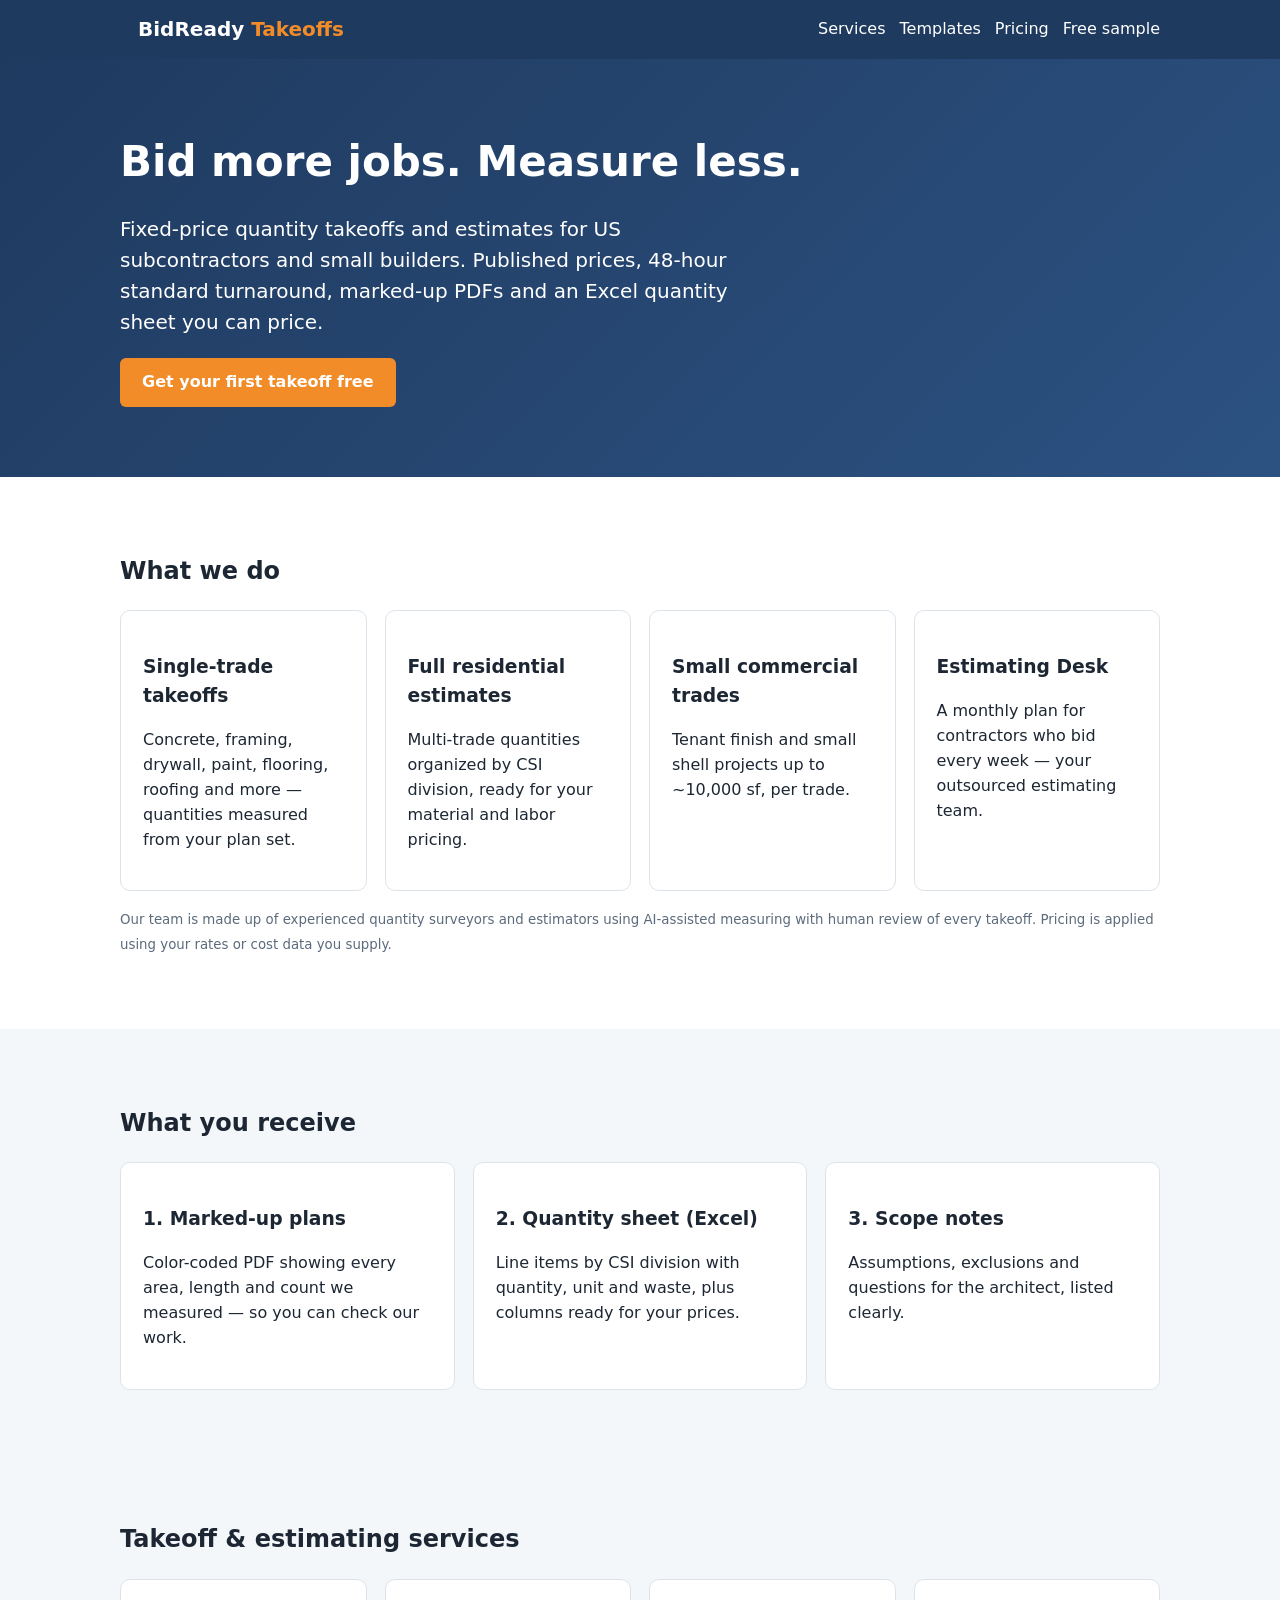
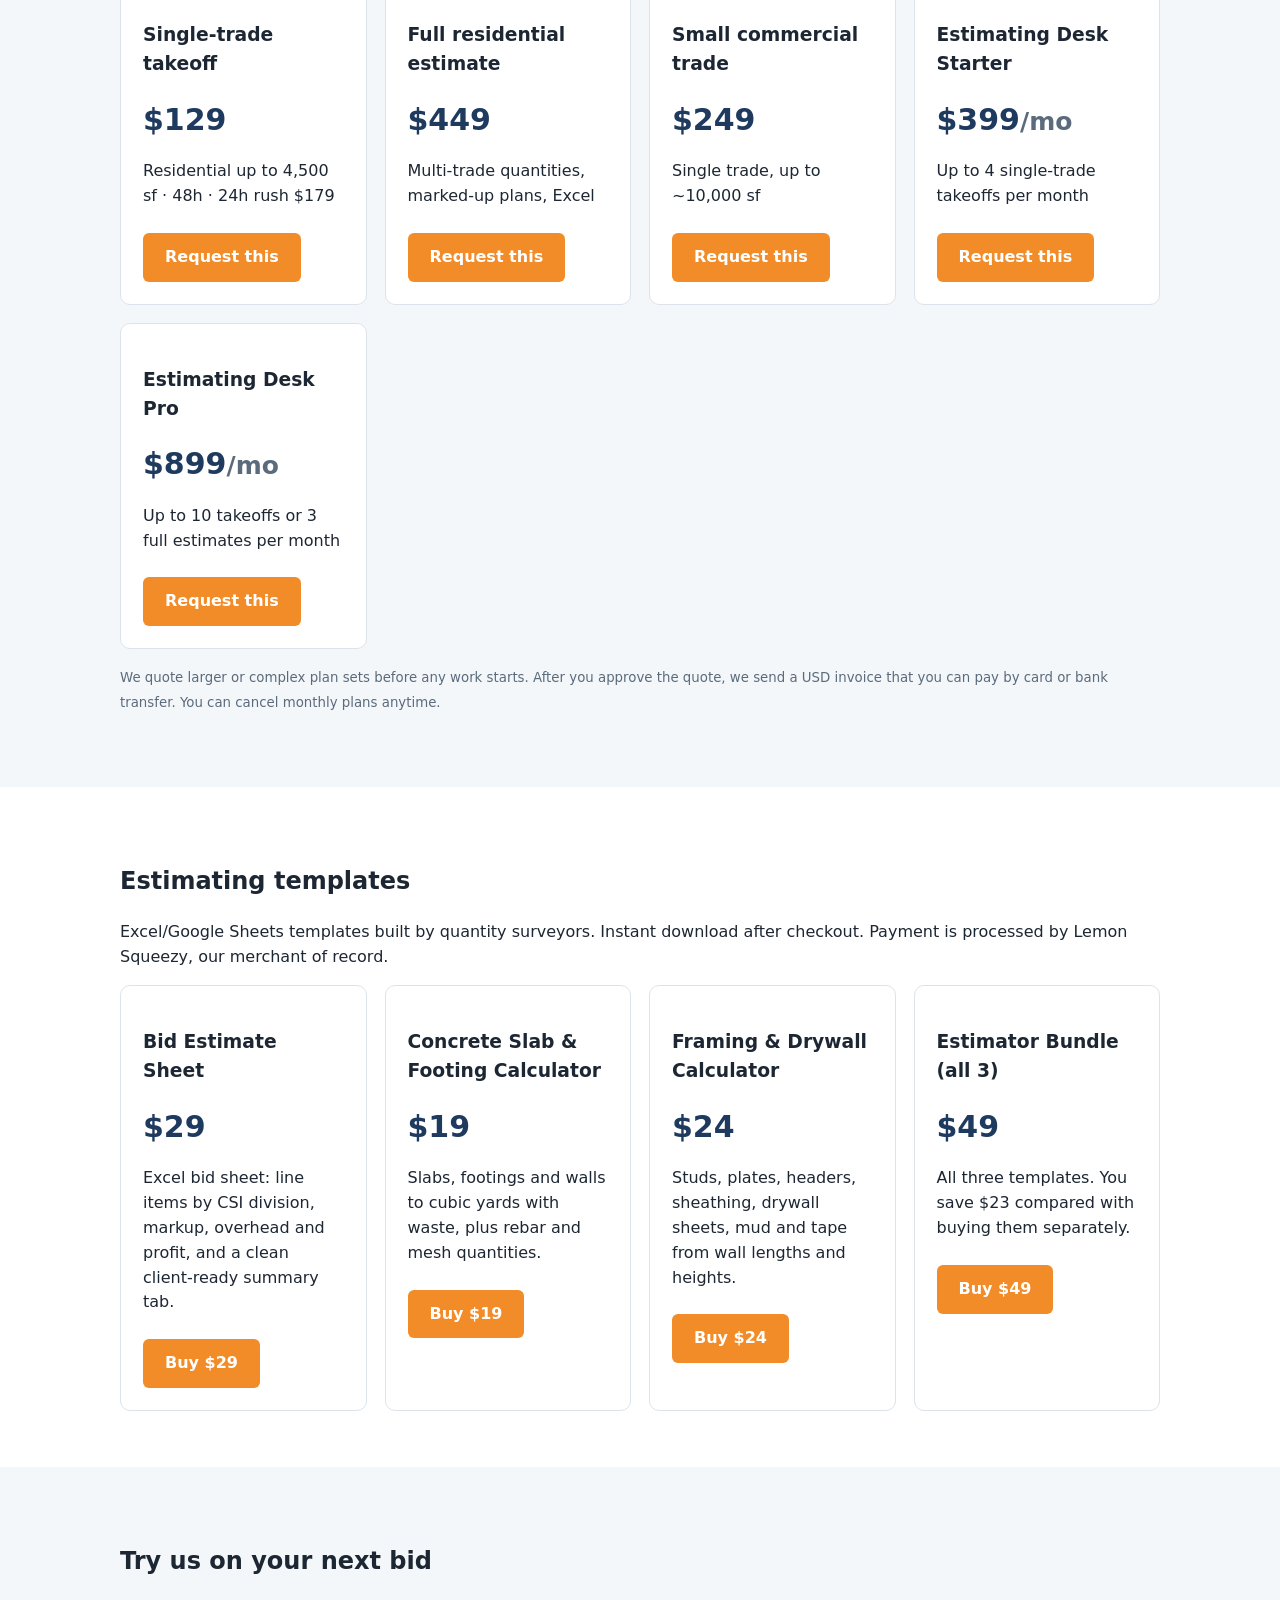
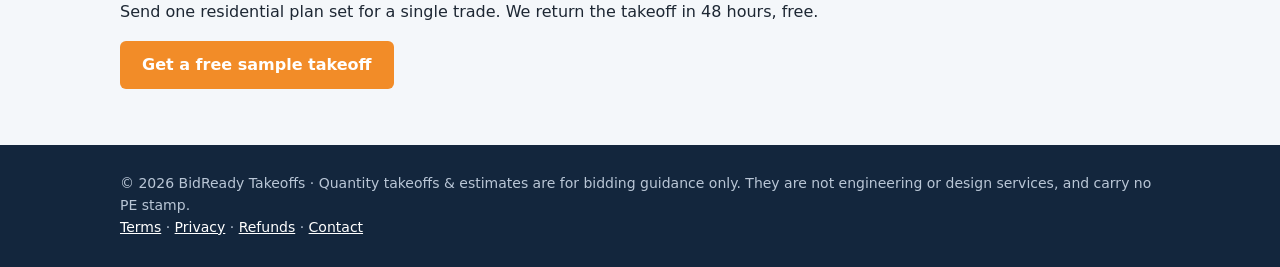
<file: index.html>
<!doctype html><html lang="en"><head><meta charset="utf-8"><meta name="viewport" content="width=device-width,initial-scale=1">
<title>BidReady Takeoffs: fixed-price construction takeoffs for US contractors</title><meta name="description" content="Fixed-price quantity takeoffs and estimates for US subcontractors and builders. 48-hour turnaround, marked-up plans, Excel deliverables. Plus estimating templates."><link rel="canonical" href="https://bidreadytakeoffs.com/">
<meta property="og:title" content="BidReady Takeoffs: fixed-price construction takeoffs for US contractors"><meta property="og:description" content="Fixed-price quantity takeoffs and estimates for US subcontractors and builders. 48-hour turnaround, marked-up plans, Excel deliverables. Plus estimating templates."><meta property="og:url" content="https://bidreadytakeoffs.com/index.html"><meta property="og:type" content="website">
<link rel="icon" href="/favicon.svg" type="image/svg+xml"><link rel="stylesheet" href="/style.css"></head><body>
<header><div class="wrap"><a class="logo" href="/">BidReady <span>Takeoffs</span></a><nav><a href="/services.html">Services</a><a href="/templates.html">Templates</a><a href="/pricing.html">Pricing</a><a href="/sample.html">Free sample</a></nav></div></header>
<div class="hero"><div class="wrap"><h1>Bid more jobs. Measure less.</h1><p style="font-size:20px;max-width:640px">Fixed-price quantity takeoffs and estimates for US subcontractors and small builders. Published prices, 48-hour standard turnaround, marked-up PDFs and an Excel quantity sheet you can price.</p><a class="btn" href="/sample.html">Get your first takeoff free</a></div></div>
<section id="services"><div class="wrap"><h2>What we do</h2><div class="grid">
<div class="card"><h3>Single-trade takeoffs</h3><p>Concrete, framing, drywall, paint, flooring, roofing and more — quantities measured from your plan set.</p></div>
<div class="card"><h3>Full residential estimates</h3><p>Multi-trade quantities organized by CSI division, ready for your material and labor pricing.</p></div>
<div class="card"><h3>Small commercial trades</h3><p>Tenant finish and small shell projects up to ~10,000 sf, per trade.</p></div>
<div class="card"><h3>Estimating Desk</h3><p>A monthly plan for contractors who bid every week — your outsourced estimating team.</p></div></div>
<p><small>Our team is made up of experienced quantity surveyors and estimators using AI-assisted measuring with human review of every takeoff. Pricing is applied using your rates or cost data you supply.</small></p></div></section>
<section id="deliverable" class="alt"><div class="wrap"><h2>What you receive</h2><div class="grid">
<div class="card"><h3>1. Marked-up plans</h3><p>Color-coded PDF showing every area, length and count we measured — so you can check our work.</p></div>
<div class="card"><h3>2. Quantity sheet (Excel)</h3><p>Line items by CSI division with quantity, unit and waste, plus columns ready for your prices.</p></div>
<div class="card"><h3>3. Scope notes</h3><p>Assumptions, exclusions and questions for the architect, listed clearly.</p></div></div>
</div></section><section id="pricing" class="alt"><div class="wrap"><h2>Takeoff &amp; estimating services</h2><div class="grid"><div class="card"><h3>Single-trade takeoff</h3><div class="p">$129</div><p>Residential up to 4,500 sf · 48h · 24h rush $179</p><a class="btn" href="/sample.html?service=Single-trade+takeoff">Request this</a></div><div class="card"><h3>Full residential estimate</h3><div class="p">$449</div><p>Multi-trade quantities, marked-up plans, Excel</p><a class="btn" href="/sample.html?service=Full+residential+estimate">Request this</a></div><div class="card"><h3>Small commercial trade</h3><div class="p">$249</div><p>Single trade, up to ~10,000 sf</p><a class="btn" href="/sample.html?service=Small+commercial+trade">Request this</a></div><div class="card"><h3>Estimating Desk Starter</h3><div class="p">$399<small>/mo</small></div><p>Up to 4 single-trade takeoffs per month</p><a class="btn" href="/sample.html?service=Estimating+Desk+Starter">Request this</a></div><div class="card"><h3>Estimating Desk Pro</h3><div class="p">$899<small>/mo</small></div><p>Up to 10 takeoffs or 3 full estimates per month</p><a class="btn" href="/sample.html?service=Estimating+Desk+Pro">Request this</a></div></div><p><small>We quote larger or complex plan sets before any work starts. After you approve the quote, we send a USD invoice that you can pay by card or bank transfer. You can cancel monthly plans anytime.</small></p></div></section><section id="templates"><div class="wrap"><h2>Estimating templates</h2><p>Excel/Google Sheets templates built by quantity surveyors. Instant download after checkout. Payment is processed by Lemon Squeezy, our merchant of record.</p><div class="grid"><div class="card"><h3>Bid Estimate Sheet</h3><div class="p">$29</div><p>Excel bid sheet: line items by CSI division, markup, overhead and profit, and a clean client-ready summary tab.</p><!-- TODO: replace href with Lemon Squeezy checkout URL for "Bid Estimate Sheet" (Store > Products > Share > Checkout link) --><a class="btn lemonsqueezy-button" data-todo="LS_CHECKOUT_BID" href="#TODO-lemonsqueezy-BID">Buy $29</a></div><div class="card"><h3>Concrete Slab &amp; Footing Calculator</h3><div class="p">$19</div><p>Slabs, footings and walls to cubic yards with waste, plus rebar and mesh quantities.</p><!-- TODO: replace href with Lemon Squeezy checkout URL for "Concrete Slab &amp; Footing Calculator" (Store > Products > Share > Checkout link) --><a class="btn lemonsqueezy-button" data-todo="LS_CHECKOUT_CONCRETE" href="#TODO-lemonsqueezy-CONCRETE">Buy $19</a></div><div class="card"><h3>Framing &amp; Drywall Calculator</h3><div class="p">$24</div><p>Studs, plates, headers, sheathing, drywall sheets, mud and tape from wall lengths and heights.</p><!-- TODO: replace href with Lemon Squeezy checkout URL for "Framing &amp; Drywall Calculator" (Store > Products > Share > Checkout link) --><a class="btn lemonsqueezy-button" data-todo="LS_CHECKOUT_FRAMING" href="#TODO-lemonsqueezy-FRAMING">Buy $24</a></div><div class="card"><h3>Estimator Bundle (all 3)</h3><div class="p">$49</div><p>All three templates. You save $23 compared with buying them separately.</p><!-- TODO: replace href with Lemon Squeezy checkout URL for "Estimator Bundle (all 3)" (Store > Products > Share > Checkout link) --><a class="btn lemonsqueezy-button" data-todo="LS_CHECKOUT_BUNDLE" href="#TODO-lemonsqueezy-BUNDLE">Buy $49</a></div></div></div></section><section class="alt"><div class="wrap"><h2>Try us on your next bid</h2><p>Send one residential plan set for a single trade. We return the takeoff in 48 hours, free.</p><a class="btn" href="/sample.html">Get a free sample takeoff</a></div></section>
<footer><div class="wrap">© 2026 BidReady Takeoffs · Quantity takeoffs &amp; estimates are for bidding guidance only. They are not engineering or design services, and carry no PE stamp.<br>
<a href="/terms.html">Terms</a> · <a href="/privacy.html">Privacy</a> · <a href="/refunds.html">Refunds</a> · <a href="/sample.html">Contact</a></div></footer></body></html>
</file>
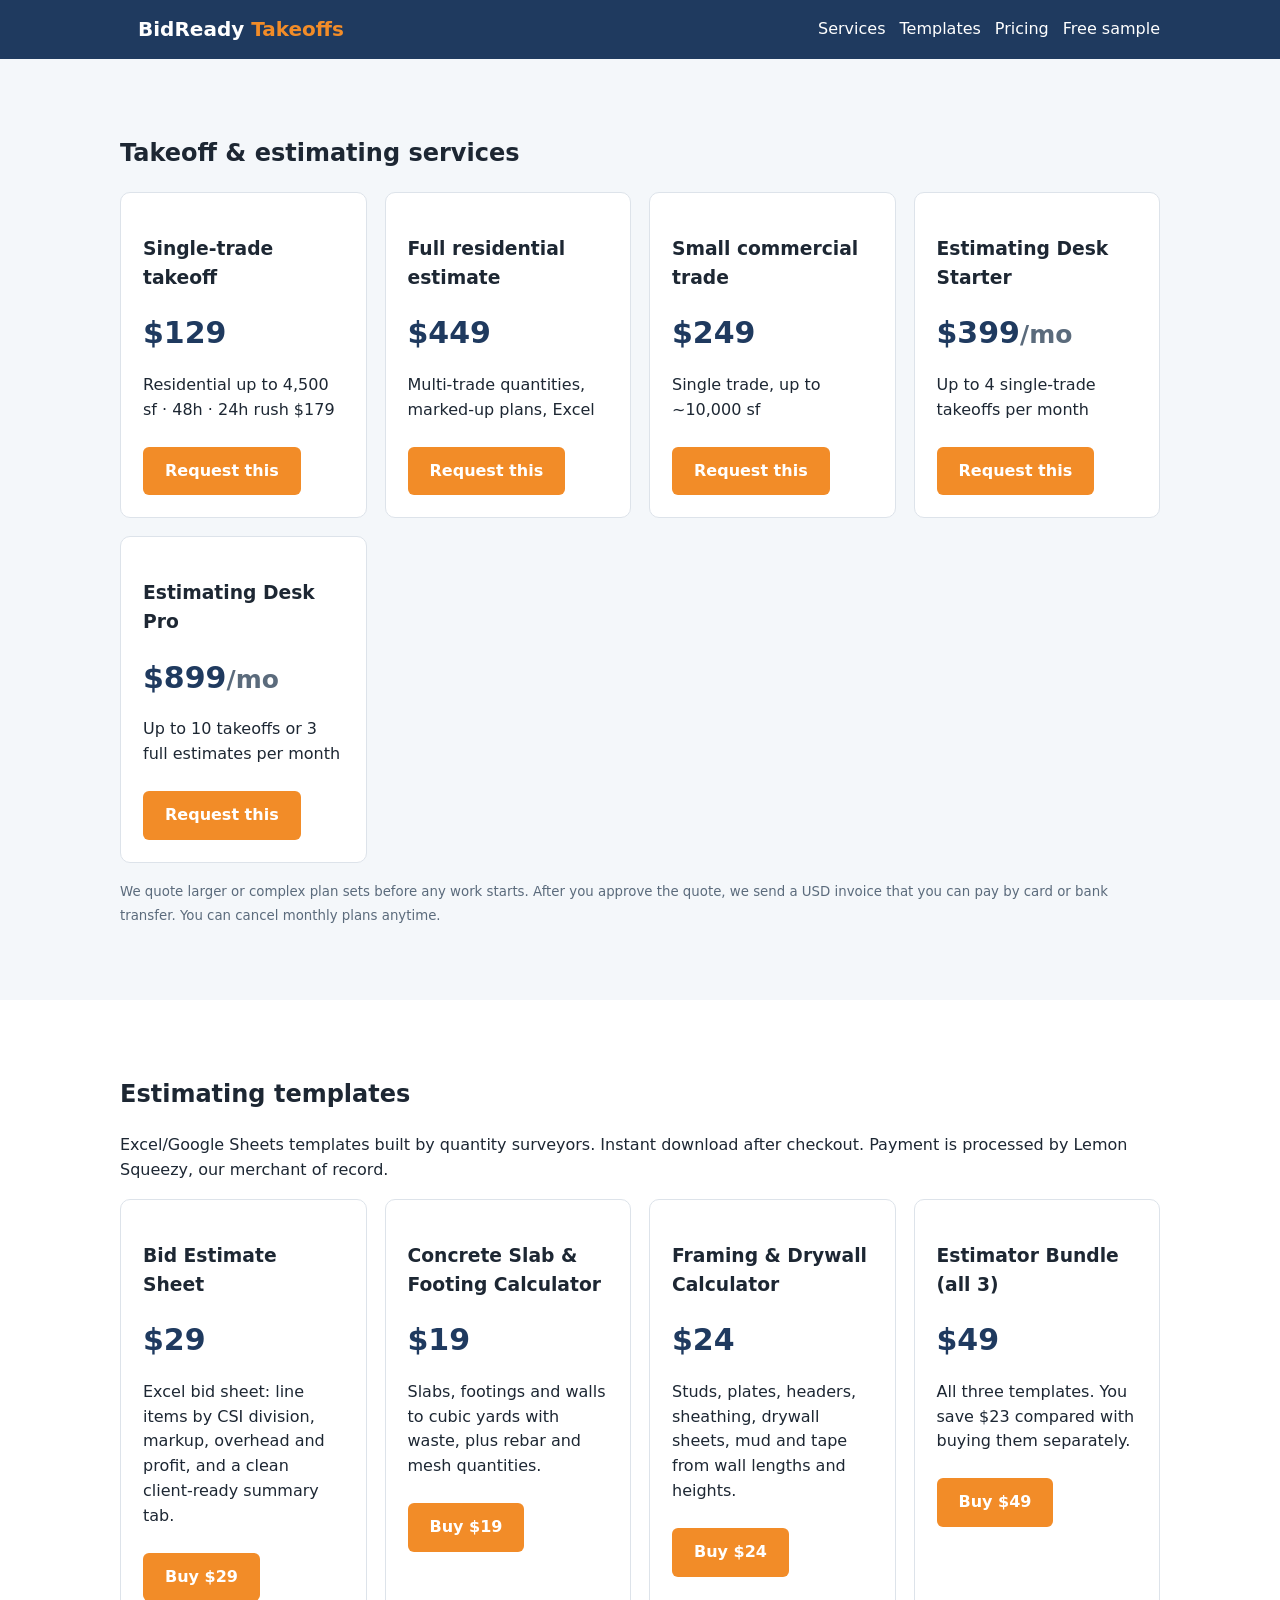
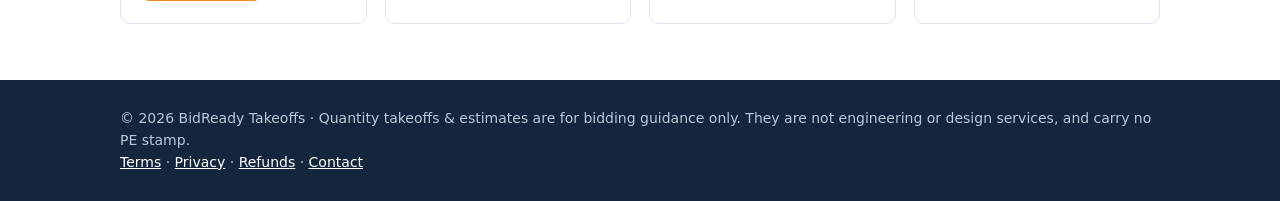
<file: pricing.html>
<!doctype html><html lang="en"><head><meta charset="utf-8"><meta name="viewport" content="width=device-width,initial-scale=1">
<title>Pricing | BidReady Takeoffs</title><meta name="description" content="Published, fixed prices for takeoffs, estimates and estimating templates."><link rel="canonical" href="https://bidreadytakeoffs.com/pricing.html">
<meta property="og:title" content="Pricing | BidReady Takeoffs"><meta property="og:description" content="Published, fixed prices for takeoffs, estimates and estimating templates."><meta property="og:url" content="https://bidreadytakeoffs.com/pricing.html"><meta property="og:type" content="website">
<link rel="icon" href="/favicon.svg" type="image/svg+xml"><link rel="stylesheet" href="/style.css"></head><body>
<header><div class="wrap"><a class="logo" href="/">BidReady <span>Takeoffs</span></a><nav><a href="/services.html">Services</a><a href="/templates.html">Templates</a><a href="/pricing.html">Pricing</a><a href="/sample.html">Free sample</a></nav></div></header>
<section id="pricing" class="alt"><div class="wrap"><h2>Takeoff &amp; estimating services</h2><div class="grid"><div class="card"><h3>Single-trade takeoff</h3><div class="p">$129</div><p>Residential up to 4,500 sf · 48h · 24h rush $179</p><a class="btn" href="/sample.html?service=Single-trade+takeoff">Request this</a></div><div class="card"><h3>Full residential estimate</h3><div class="p">$449</div><p>Multi-trade quantities, marked-up plans, Excel</p><a class="btn" href="/sample.html?service=Full+residential+estimate">Request this</a></div><div class="card"><h3>Small commercial trade</h3><div class="p">$249</div><p>Single trade, up to ~10,000 sf</p><a class="btn" href="/sample.html?service=Small+commercial+trade">Request this</a></div><div class="card"><h3>Estimating Desk Starter</h3><div class="p">$399<small>/mo</small></div><p>Up to 4 single-trade takeoffs per month</p><a class="btn" href="/sample.html?service=Estimating+Desk+Starter">Request this</a></div><div class="card"><h3>Estimating Desk Pro</h3><div class="p">$899<small>/mo</small></div><p>Up to 10 takeoffs or 3 full estimates per month</p><a class="btn" href="/sample.html?service=Estimating+Desk+Pro">Request this</a></div></div><p><small>We quote larger or complex plan sets before any work starts. After you approve the quote, we send a USD invoice that you can pay by card or bank transfer. You can cancel monthly plans anytime.</small></p></div></section><section id="templates"><div class="wrap"><h2>Estimating templates</h2><p>Excel/Google Sheets templates built by quantity surveyors. Instant download after checkout. Payment is processed by Lemon Squeezy, our merchant of record.</p><div class="grid"><div class="card"><h3>Bid Estimate Sheet</h3><div class="p">$29</div><p>Excel bid sheet: line items by CSI division, markup, overhead and profit, and a clean client-ready summary tab.</p><!-- TODO: replace href with Lemon Squeezy checkout URL for "Bid Estimate Sheet" (Store > Products > Share > Checkout link) --><a class="btn lemonsqueezy-button" data-todo="LS_CHECKOUT_BID" href="#TODO-lemonsqueezy-BID">Buy $29</a></div><div class="card"><h3>Concrete Slab &amp; Footing Calculator</h3><div class="p">$19</div><p>Slabs, footings and walls to cubic yards with waste, plus rebar and mesh quantities.</p><!-- TODO: replace href with Lemon Squeezy checkout URL for "Concrete Slab &amp; Footing Calculator" (Store > Products > Share > Checkout link) --><a class="btn lemonsqueezy-button" data-todo="LS_CHECKOUT_CONCRETE" href="#TODO-lemonsqueezy-CONCRETE">Buy $19</a></div><div class="card"><h3>Framing &amp; Drywall Calculator</h3><div class="p">$24</div><p>Studs, plates, headers, sheathing, drywall sheets, mud and tape from wall lengths and heights.</p><!-- TODO: replace href with Lemon Squeezy checkout URL for "Framing &amp; Drywall Calculator" (Store > Products > Share > Checkout link) --><a class="btn lemonsqueezy-button" data-todo="LS_CHECKOUT_FRAMING" href="#TODO-lemonsqueezy-FRAMING">Buy $24</a></div><div class="card"><h3>Estimator Bundle (all 3)</h3><div class="p">$49</div><p>All three templates. You save $23 compared with buying them separately.</p><!-- TODO: replace href with Lemon Squeezy checkout URL for "Estimator Bundle (all 3)" (Store > Products > Share > Checkout link) --><a class="btn lemonsqueezy-button" data-todo="LS_CHECKOUT_BUNDLE" href="#TODO-lemonsqueezy-BUNDLE">Buy $49</a></div></div></div></section>
<footer><div class="wrap">© 2026 BidReady Takeoffs · Quantity takeoffs &amp; estimates are for bidding guidance only. They are not engineering or design services, and carry no PE stamp.<br>
<a href="/terms.html">Terms</a> · <a href="/privacy.html">Privacy</a> · <a href="/refunds.html">Refunds</a> · <a href="/sample.html">Contact</a></div></footer></body></html>
</file>
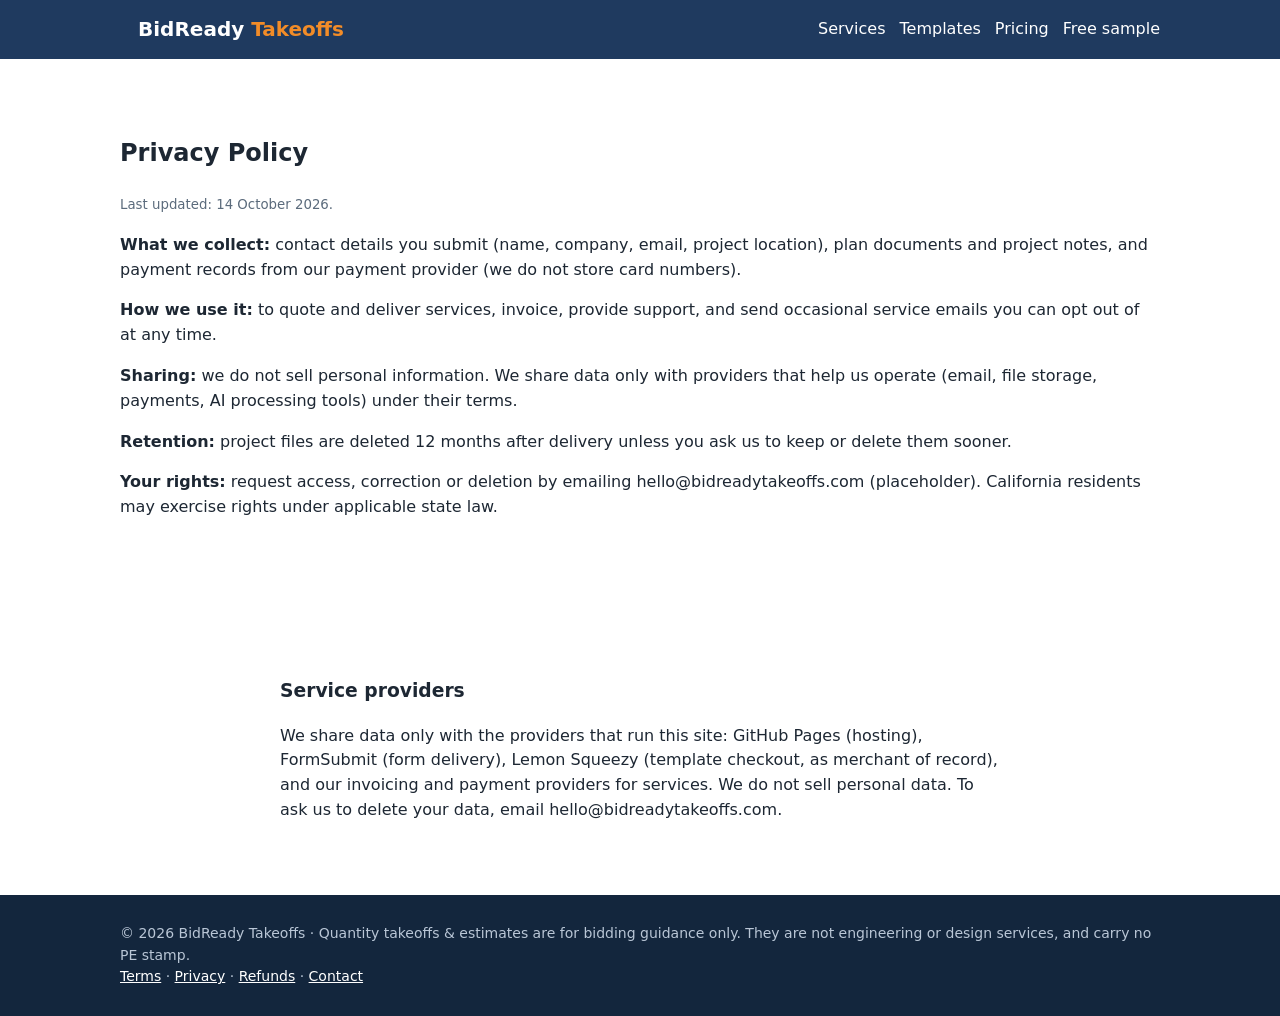
<file: privacy.html>
<!doctype html><html lang="en"><head><meta charset="utf-8"><meta name="viewport" content="width=device-width,initial-scale=1">
<title>Privacy policy | BidReady Takeoffs</title><meta name="description" content="Legal"><link rel="canonical" href="https://bidreadytakeoffs.com/privacy.html">
<meta property="og:title" content="Privacy policy | BidReady Takeoffs"><meta property="og:description" content="Legal"><meta property="og:url" content="https://bidreadytakeoffs.com/privacy.html"><meta property="og:type" content="website">
<link rel="icon" href="/favicon.svg" type="image/svg+xml"><link rel="stylesheet" href="/style.css"></head><body>
<header><div class="wrap"><a class="logo" href="/">BidReady <span>Takeoffs</span></a><nav><a href="/services.html">Services</a><a href="/templates.html">Templates</a><a href="/pricing.html">Pricing</a><a href="/sample.html">Free sample</a></nav></div></header>
<section><div class="wrap"><h1>Privacy Policy</h1><p><small>Last updated: 14 October 2026.</small></p>
<p><b>What we collect:</b> contact details you submit (name, company, email, project location), plan documents and project notes, and payment records from our payment provider (we do not store card numbers).</p>
<p><b>How we use it:</b> to quote and deliver services, invoice, provide support, and send occasional service emails you can opt out of at any time.</p>
<p><b>Sharing:</b> we do not sell personal information. We share data only with providers that help us operate (email, file storage, payments, AI processing tools) under their terms.</p>
<p><b>Retention:</b> project files are deleted 12 months after delivery unless you ask us to keep or delete them sooner.</p>
<p><b>Your rights:</b> request access, correction or deletion by emailing hello@bidreadytakeoffs.com (placeholder). California residents may exercise rights under applicable state law.</p>
</div></section><section><div class="wrap legal"><h3>Service providers</h3><p>We share data only with the providers that run this site: GitHub Pages (hosting), FormSubmit (form delivery), Lemon Squeezy (template checkout, as merchant of record), and our invoicing and payment providers for services. We do not sell personal data. To ask us to delete your data, email hello@bidreadytakeoffs.com.</p></div></section>
<footer><div class="wrap">© 2026 BidReady Takeoffs · Quantity takeoffs &amp; estimates are for bidding guidance only. They are not engineering or design services, and carry no PE stamp.<br>
<a href="/terms.html">Terms</a> · <a href="/privacy.html">Privacy</a> · <a href="/refunds.html">Refunds</a> · <a href="/sample.html">Contact</a></div></footer></body></html>
</file>
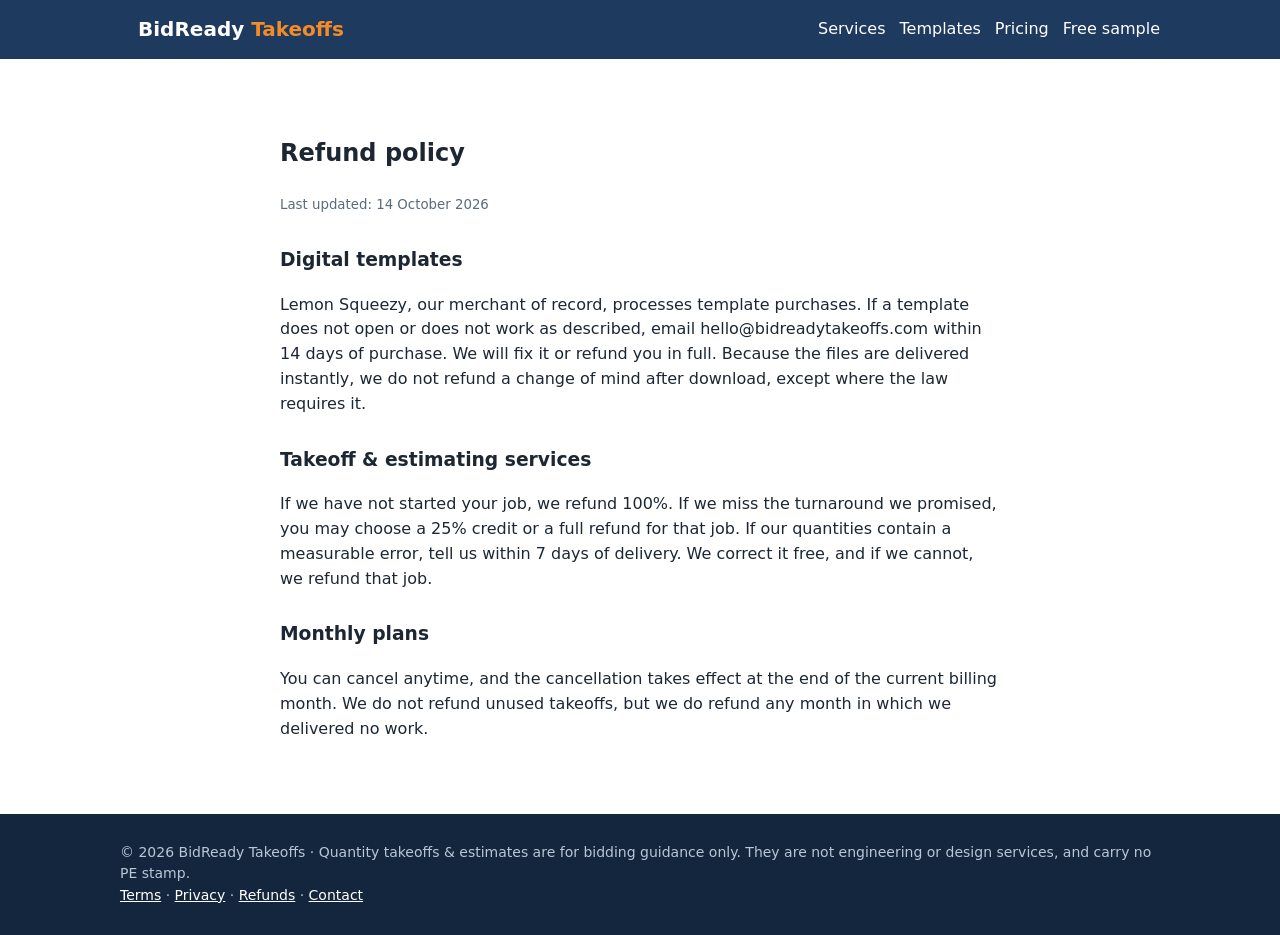
<file: refunds.html>
<!doctype html><html lang="en"><head><meta charset="utf-8"><meta name="viewport" content="width=device-width,initial-scale=1">
<title>Refund policy | BidReady Takeoffs</title><meta name="description" content="Refund policy for templates and services."><link rel="canonical" href="https://bidreadytakeoffs.com/refunds.html">
<meta property="og:title" content="Refund policy | BidReady Takeoffs"><meta property="og:description" content="Refund policy for templates and services."><meta property="og:url" content="https://bidreadytakeoffs.com/refunds.html"><meta property="og:type" content="website">
<link rel="icon" href="/favicon.svg" type="image/svg+xml"><link rel="stylesheet" href="/style.css"></head><body>
<header><div class="wrap"><a class="logo" href="/">BidReady <span>Takeoffs</span></a><nav><a href="/services.html">Services</a><a href="/templates.html">Templates</a><a href="/pricing.html">Pricing</a><a href="/sample.html">Free sample</a></nav></div></header>
<section><div class="wrap legal"><h1>Refund policy</h1><p><small>Last updated: 14 October 2026</small></p><h3>Digital templates</h3><p>Lemon Squeezy, our merchant of record, processes template purchases. If a template does not open or does not work as described, email hello@bidreadytakeoffs.com within 14 days of purchase. We will fix it or refund you in full. Because the files are delivered instantly, we do not refund a change of mind after download, except where the law requires it.</p>
<h3>Takeoff &amp; estimating services</h3><p>If we have not started your job, we refund 100%. If we miss the turnaround we promised, you may choose a 25% credit or a full refund for that job. If our quantities contain a measurable error, tell us within 7 days of delivery. We correct it free, and if we cannot, we refund that job.</p><h3>Monthly plans</h3><p>You can cancel anytime, and the cancellation takes effect at the end of the current billing month. We do not refund unused takeoffs, but we do refund any month in which we delivered no work.</p></div></section>
<footer><div class="wrap">© 2026 BidReady Takeoffs · Quantity takeoffs &amp; estimates are for bidding guidance only. They are not engineering or design services, and carry no PE stamp.<br>
<a href="/terms.html">Terms</a> · <a href="/privacy.html">Privacy</a> · <a href="/refunds.html">Refunds</a> · <a href="/sample.html">Contact</a></div></footer></body></html>
</file>
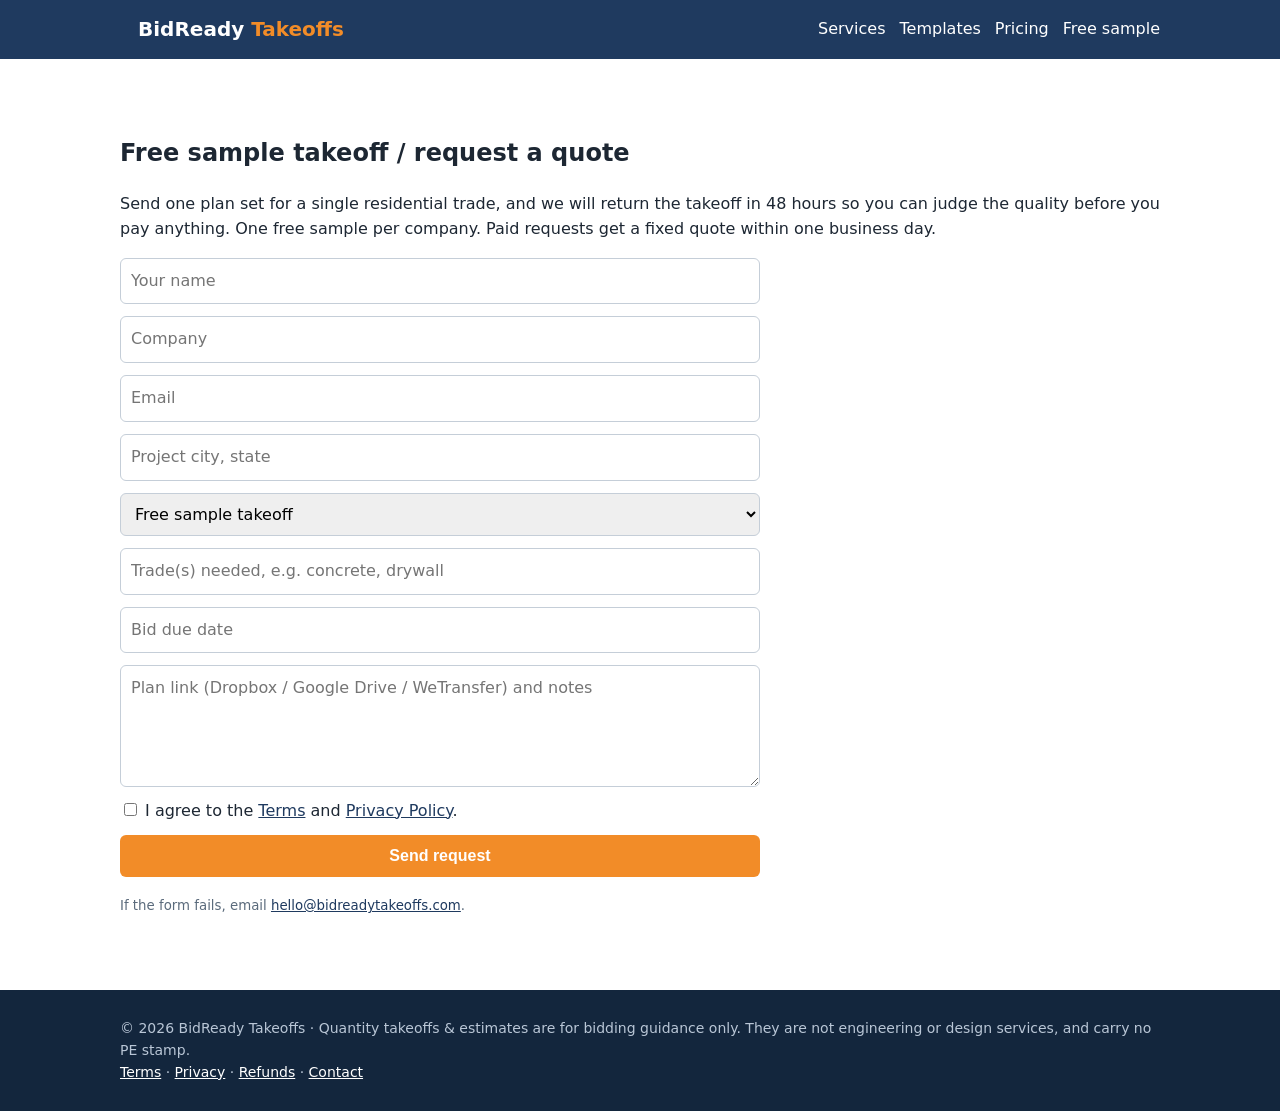
<file: sample.html>
<!doctype html><html lang="en"><head><meta charset="utf-8"><meta name="viewport" content="width=device-width,initial-scale=1">
<title>Free sample takeoff | BidReady Takeoffs</title><meta name="description" content="Send one plan set and get a free single-trade takeoff in 48 hours."><link rel="canonical" href="https://bidreadytakeoffs.com/sample.html">
<meta property="og:title" content="Free sample takeoff | BidReady Takeoffs"><meta property="og:description" content="Send one plan set and get a free single-trade takeoff in 48 hours."><meta property="og:url" content="https://bidreadytakeoffs.com/sample.html"><meta property="og:type" content="website">
<link rel="icon" href="/favicon.svg" type="image/svg+xml"><link rel="stylesheet" href="/style.css"></head><body>
<header><div class="wrap"><a class="logo" href="/">BidReady <span>Takeoffs</span></a><nav><a href="/services.html">Services</a><a href="/templates.html">Templates</a><a href="/pricing.html">Pricing</a><a href="/sample.html">Free sample</a></nav></div></header>
<section id="start"><div class="wrap"><h2>Free sample takeoff / request a quote</h2>
<p>Send one plan set for a single residential trade, and we will return the takeoff in 48 hours so you can judge the quality before you pay anything. One free sample per company. Paid requests get a fixed quote within one business day.</p>
<!-- Form backend: FormSubmit.co (free, no account). The FIRST submission triggers an activation email to artizanni@gmail.com; click "Activate" once.
     TODO: after activation, replace the email in the action URL with the random alias FormSubmit gives you, so the address is hidden from the page source. -->
<form action="https://formsubmit.co/artizanni@gmail.com" method="POST">
<input type="hidden" name="_subject" value="New BidReady request"><input type="hidden" name="_next" value="https://bidreadytakeoffs.com/thanks.html"><input type="hidden" name="_template" value="table"><input type="text" name="_honey" style="display:none">
<input name="name" placeholder="Your name" required><input name="company" placeholder="Company"><input type="email" name="email" placeholder="Email" required>
<input name="location" placeholder="Project city, state"><select name="service" id="svc"><option>Free sample takeoff</option><option>Single-trade takeoff</option><option>Full residential estimate</option><option>Small commercial trade</option><option>Estimating Desk Starter</option><option>Estimating Desk Pro</option></select>
<input name="trades" placeholder="Trade(s) needed, e.g. concrete, drywall"><input name="bid_due" placeholder="Bid due date"><textarea name="notes" rows="4" placeholder="Plan link (Dropbox / Google Drive / WeTransfer) and notes" required></textarea>
<label><input type="checkbox" required> I agree to the <a href="/terms.html">Terms</a> and <a href="/privacy.html">Privacy Policy</a>.</label>
<button class="btn" type="submit">Send request</button></form>
<p><small>If the form fails, email <a href="mailto:hello@bidreadytakeoffs.com">hello@bidreadytakeoffs.com</a>.</small></p></div></section>
<script>var s=new URLSearchParams(location.search).get("service");if(s){for(const o of document.getElementById("svc").options)if(o.text==s)o.selected=true}
var u=new URLSearchParams(location.search);["utm_source","utm_medium","utm_campaign","utm_content"].forEach(k=>{if(u.get(k)){var i=document.createElement("input");i.type="hidden";i.name=k;i.value=u.get(k);document.querySelector("form").appendChild(i)}});</script>
<footer><div class="wrap">© 2026 BidReady Takeoffs · Quantity takeoffs &amp; estimates are for bidding guidance only. They are not engineering or design services, and carry no PE stamp.<br>
<a href="/terms.html">Terms</a> · <a href="/privacy.html">Privacy</a> · <a href="/refunds.html">Refunds</a> · <a href="/sample.html">Contact</a></div></footer></body></html>
</file>
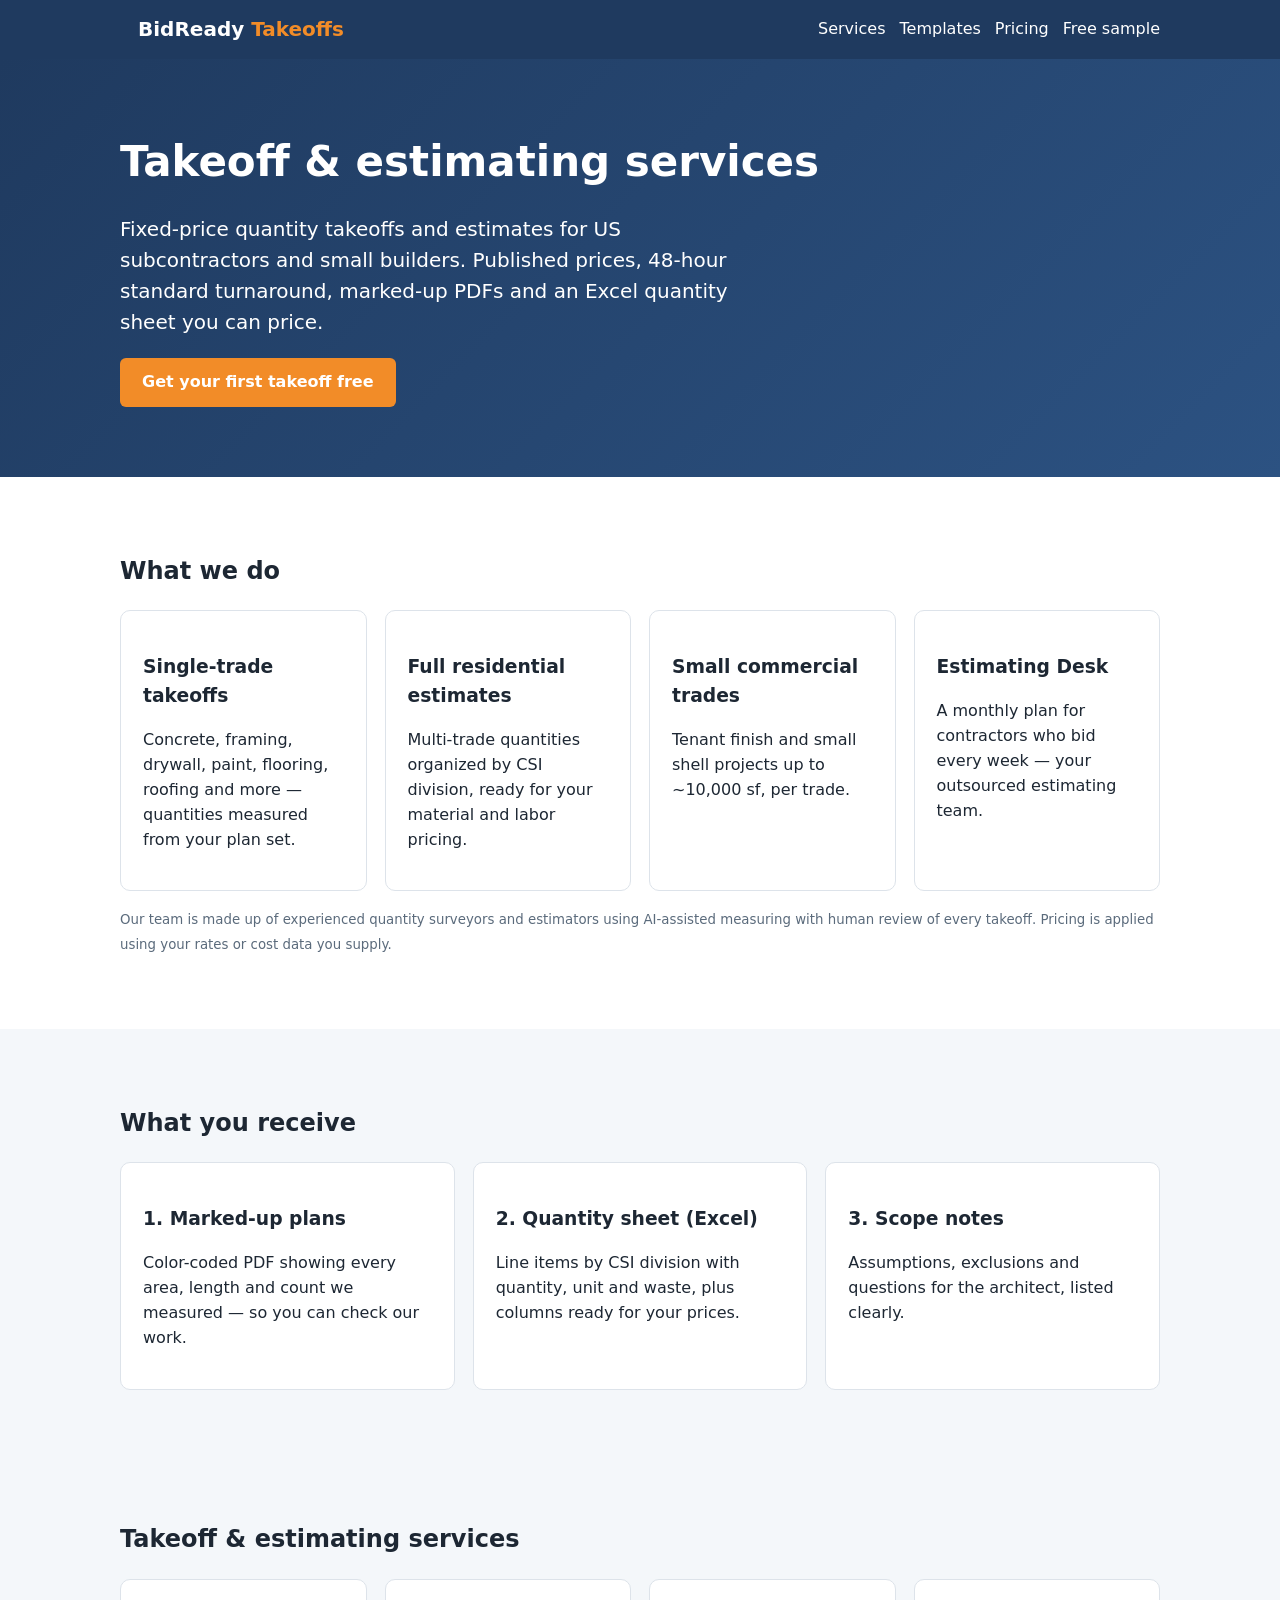
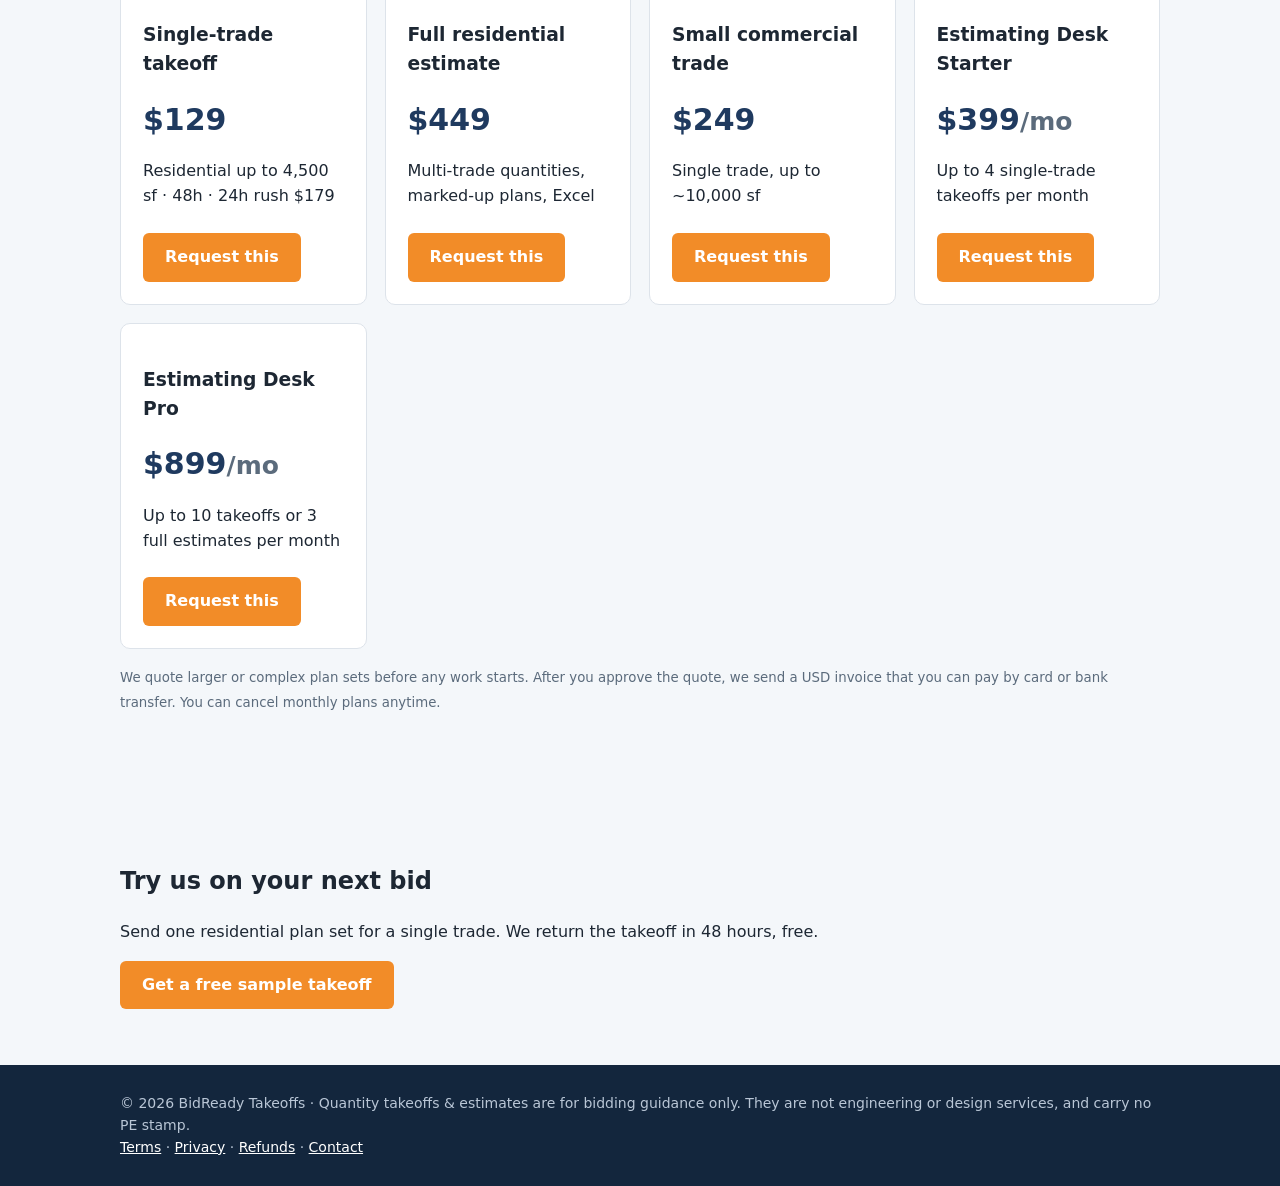
<file: services.html>
<!doctype html><html lang="en"><head><meta charset="utf-8"><meta name="viewport" content="width=device-width,initial-scale=1">
<title>Takeoff services | BidReady Takeoffs</title><meta name="description" content="Single-trade takeoffs from $129, full residential estimates $449, monthly Estimating Desk plans."><link rel="canonical" href="https://bidreadytakeoffs.com/services.html">
<meta property="og:title" content="Takeoff services | BidReady Takeoffs"><meta property="og:description" content="Single-trade takeoffs from $129, full residential estimates $449, monthly Estimating Desk plans."><meta property="og:url" content="https://bidreadytakeoffs.com/services.html"><meta property="og:type" content="website">
<link rel="icon" href="/favicon.svg" type="image/svg+xml"><link rel="stylesheet" href="/style.css"></head><body>
<header><div class="wrap"><a class="logo" href="/">BidReady <span>Takeoffs</span></a><nav><a href="/services.html">Services</a><a href="/templates.html">Templates</a><a href="/pricing.html">Pricing</a><a href="/sample.html">Free sample</a></nav></div></header>
<div class="hero"><div class="wrap"><h1>Takeoff &amp; estimating services</h1><p style="font-size:20px;max-width:640px">Fixed-price quantity takeoffs and estimates for US subcontractors and small builders. Published prices, 48-hour standard turnaround, marked-up PDFs and an Excel quantity sheet you can price.</p><a class="btn" href="/sample.html">Get your first takeoff free</a></div></div>
<section id="services"><div class="wrap"><h2>What we do</h2><div class="grid">
<div class="card"><h3>Single-trade takeoffs</h3><p>Concrete, framing, drywall, paint, flooring, roofing and more — quantities measured from your plan set.</p></div>
<div class="card"><h3>Full residential estimates</h3><p>Multi-trade quantities organized by CSI division, ready for your material and labor pricing.</p></div>
<div class="card"><h3>Small commercial trades</h3><p>Tenant finish and small shell projects up to ~10,000 sf, per trade.</p></div>
<div class="card"><h3>Estimating Desk</h3><p>A monthly plan for contractors who bid every week — your outsourced estimating team.</p></div></div>
<p><small>Our team is made up of experienced quantity surveyors and estimators using AI-assisted measuring with human review of every takeoff. Pricing is applied using your rates or cost data you supply.</small></p></div></section>
<section id="deliverable" class="alt"><div class="wrap"><h2>What you receive</h2><div class="grid">
<div class="card"><h3>1. Marked-up plans</h3><p>Color-coded PDF showing every area, length and count we measured — so you can check our work.</p></div>
<div class="card"><h3>2. Quantity sheet (Excel)</h3><p>Line items by CSI division with quantity, unit and waste, plus columns ready for your prices.</p></div>
<div class="card"><h3>3. Scope notes</h3><p>Assumptions, exclusions and questions for the architect, listed clearly.</p></div></div>
</div></section><section id="pricing" class="alt"><div class="wrap"><h2>Takeoff &amp; estimating services</h2><div class="grid"><div class="card"><h3>Single-trade takeoff</h3><div class="p">$129</div><p>Residential up to 4,500 sf · 48h · 24h rush $179</p><a class="btn" href="/sample.html?service=Single-trade+takeoff">Request this</a></div><div class="card"><h3>Full residential estimate</h3><div class="p">$449</div><p>Multi-trade quantities, marked-up plans, Excel</p><a class="btn" href="/sample.html?service=Full+residential+estimate">Request this</a></div><div class="card"><h3>Small commercial trade</h3><div class="p">$249</div><p>Single trade, up to ~10,000 sf</p><a class="btn" href="/sample.html?service=Small+commercial+trade">Request this</a></div><div class="card"><h3>Estimating Desk Starter</h3><div class="p">$399<small>/mo</small></div><p>Up to 4 single-trade takeoffs per month</p><a class="btn" href="/sample.html?service=Estimating+Desk+Starter">Request this</a></div><div class="card"><h3>Estimating Desk Pro</h3><div class="p">$899<small>/mo</small></div><p>Up to 10 takeoffs or 3 full estimates per month</p><a class="btn" href="/sample.html?service=Estimating+Desk+Pro">Request this</a></div></div><p><small>We quote larger or complex plan sets before any work starts. After you approve the quote, we send a USD invoice that you can pay by card or bank transfer. You can cancel monthly plans anytime.</small></p></div></section><section class="alt"><div class="wrap"><h2>Try us on your next bid</h2><p>Send one residential plan set for a single trade. We return the takeoff in 48 hours, free.</p><a class="btn" href="/sample.html">Get a free sample takeoff</a></div></section>
<footer><div class="wrap">© 2026 BidReady Takeoffs · Quantity takeoffs &amp; estimates are for bidding guidance only. They are not engineering or design services, and carry no PE stamp.<br>
<a href="/terms.html">Terms</a> · <a href="/privacy.html">Privacy</a> · <a href="/refunds.html">Refunds</a> · <a href="/sample.html">Contact</a></div></footer></body></html>
</file>
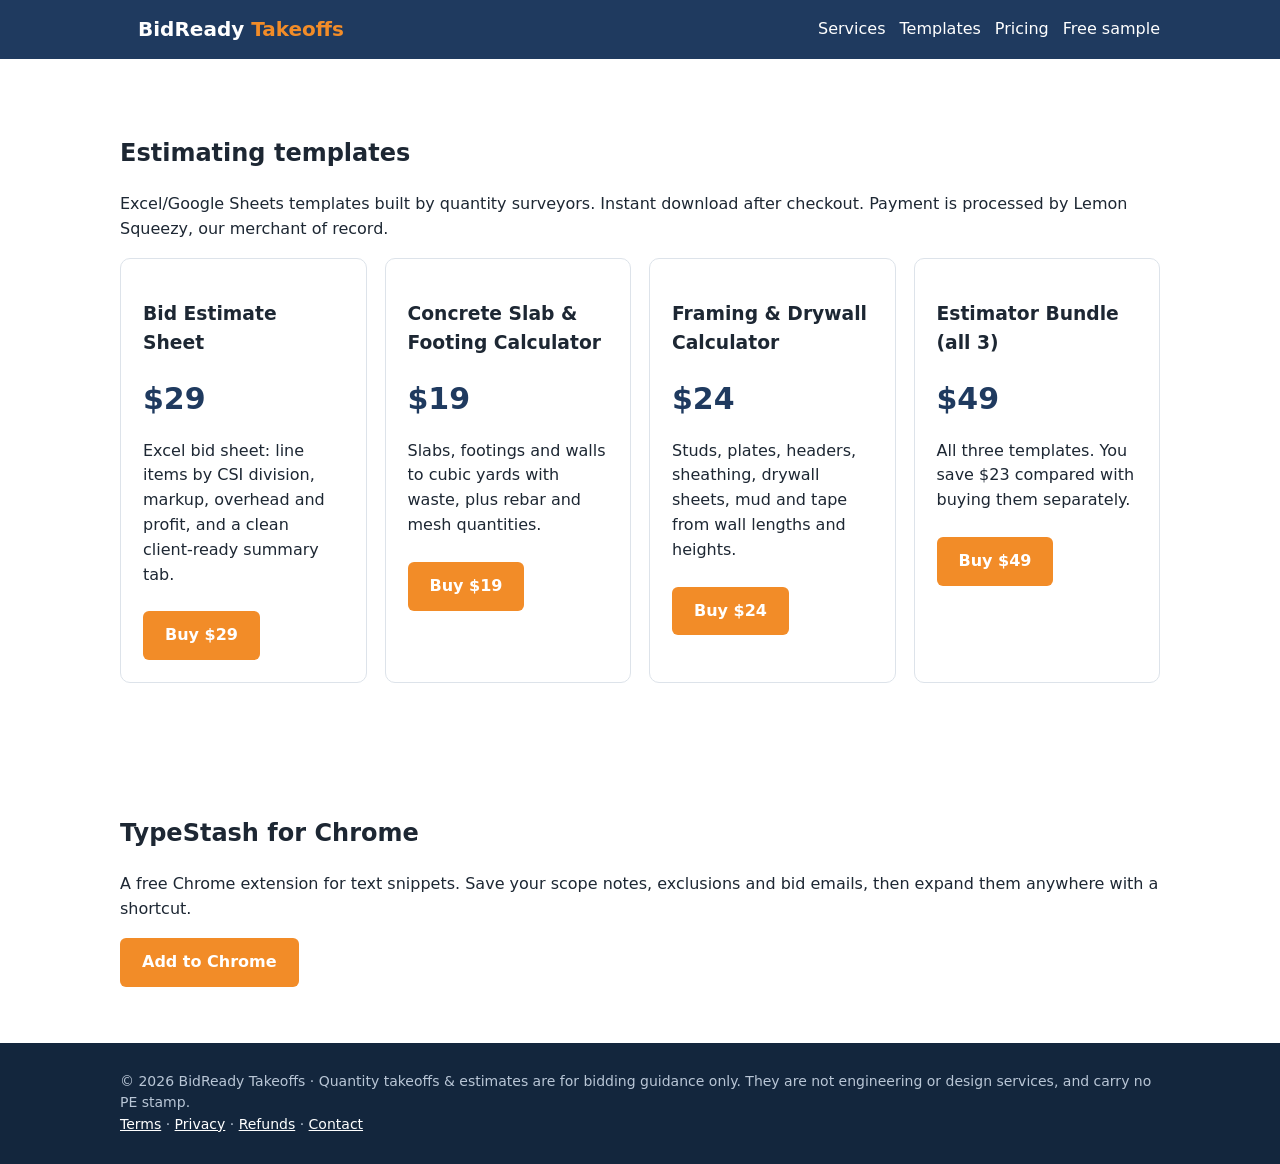
<file: templates.html>
<!doctype html><html lang="en"><head><meta charset="utf-8"><meta name="viewport" content="width=device-width,initial-scale=1">
<title>Estimating templates | BidReady Takeoffs</title><meta name="description" content="Excel bid sheet $29, concrete calculator $19, framing & drywall calculator $24, or all three for $49."><link rel="canonical" href="https://bidreadytakeoffs.com/templates.html">
<meta property="og:title" content="Estimating templates | BidReady Takeoffs"><meta property="og:description" content="Excel bid sheet $29, concrete calculator $19, framing & drywall calculator $24, or all three for $49."><meta property="og:url" content="https://bidreadytakeoffs.com/templates.html"><meta property="og:type" content="website">
<link rel="icon" href="/favicon.svg" type="image/svg+xml"><link rel="stylesheet" href="/style.css"></head><body>
<header><div class="wrap"><a class="logo" href="/">BidReady <span>Takeoffs</span></a><nav><a href="/services.html">Services</a><a href="/templates.html">Templates</a><a href="/pricing.html">Pricing</a><a href="/sample.html">Free sample</a></nav></div></header>
<section id="templates"><div class="wrap"><h2>Estimating templates</h2><p>Excel/Google Sheets templates built by quantity surveyors. Instant download after checkout. Payment is processed by Lemon Squeezy, our merchant of record.</p><div class="grid"><div class="card"><h3>Bid Estimate Sheet</h3><div class="p">$29</div><p>Excel bid sheet: line items by CSI division, markup, overhead and profit, and a clean client-ready summary tab.</p><!-- TODO: replace href with Lemon Squeezy checkout URL for "Bid Estimate Sheet" (Store > Products > Share > Checkout link) --><a class="btn lemonsqueezy-button" data-todo="LS_CHECKOUT_BID" href="#TODO-lemonsqueezy-BID">Buy $29</a></div><div class="card"><h3>Concrete Slab &amp; Footing Calculator</h3><div class="p">$19</div><p>Slabs, footings and walls to cubic yards with waste, plus rebar and mesh quantities.</p><!-- TODO: replace href with Lemon Squeezy checkout URL for "Concrete Slab &amp; Footing Calculator" (Store > Products > Share > Checkout link) --><a class="btn lemonsqueezy-button" data-todo="LS_CHECKOUT_CONCRETE" href="#TODO-lemonsqueezy-CONCRETE">Buy $19</a></div><div class="card"><h3>Framing &amp; Drywall Calculator</h3><div class="p">$24</div><p>Studs, plates, headers, sheathing, drywall sheets, mud and tape from wall lengths and heights.</p><!-- TODO: replace href with Lemon Squeezy checkout URL for "Framing &amp; Drywall Calculator" (Store > Products > Share > Checkout link) --><a class="btn lemonsqueezy-button" data-todo="LS_CHECKOUT_FRAMING" href="#TODO-lemonsqueezy-FRAMING">Buy $24</a></div><div class="card"><h3>Estimator Bundle (all 3)</h3><div class="p">$49</div><p>All three templates. You save $23 compared with buying them separately.</p><!-- TODO: replace href with Lemon Squeezy checkout URL for "Estimator Bundle (all 3)" (Store > Products > Share > Checkout link) --><a class="btn lemonsqueezy-button" data-todo="LS_CHECKOUT_BUNDLE" href="#TODO-lemonsqueezy-BUNDLE">Buy $49</a></div></div></div></section><section><div class="wrap"><h2>TypeStash for Chrome</h2><p>A free Chrome extension for text snippets. Save your scope notes, exclusions and bid emails, then expand them anywhere with a shortcut.</p><!-- TODO: replace with Chrome Web Store URL after publishing --><a class="btn" href="#TODO-chrome-web-store">Add to Chrome</a></div></section>
<footer><div class="wrap">© 2026 BidReady Takeoffs · Quantity takeoffs &amp; estimates are for bidding guidance only. They are not engineering or design services, and carry no PE stamp.<br>
<a href="/terms.html">Terms</a> · <a href="/privacy.html">Privacy</a> · <a href="/refunds.html">Refunds</a> · <a href="/sample.html">Contact</a></div></footer></body></html>
</file>
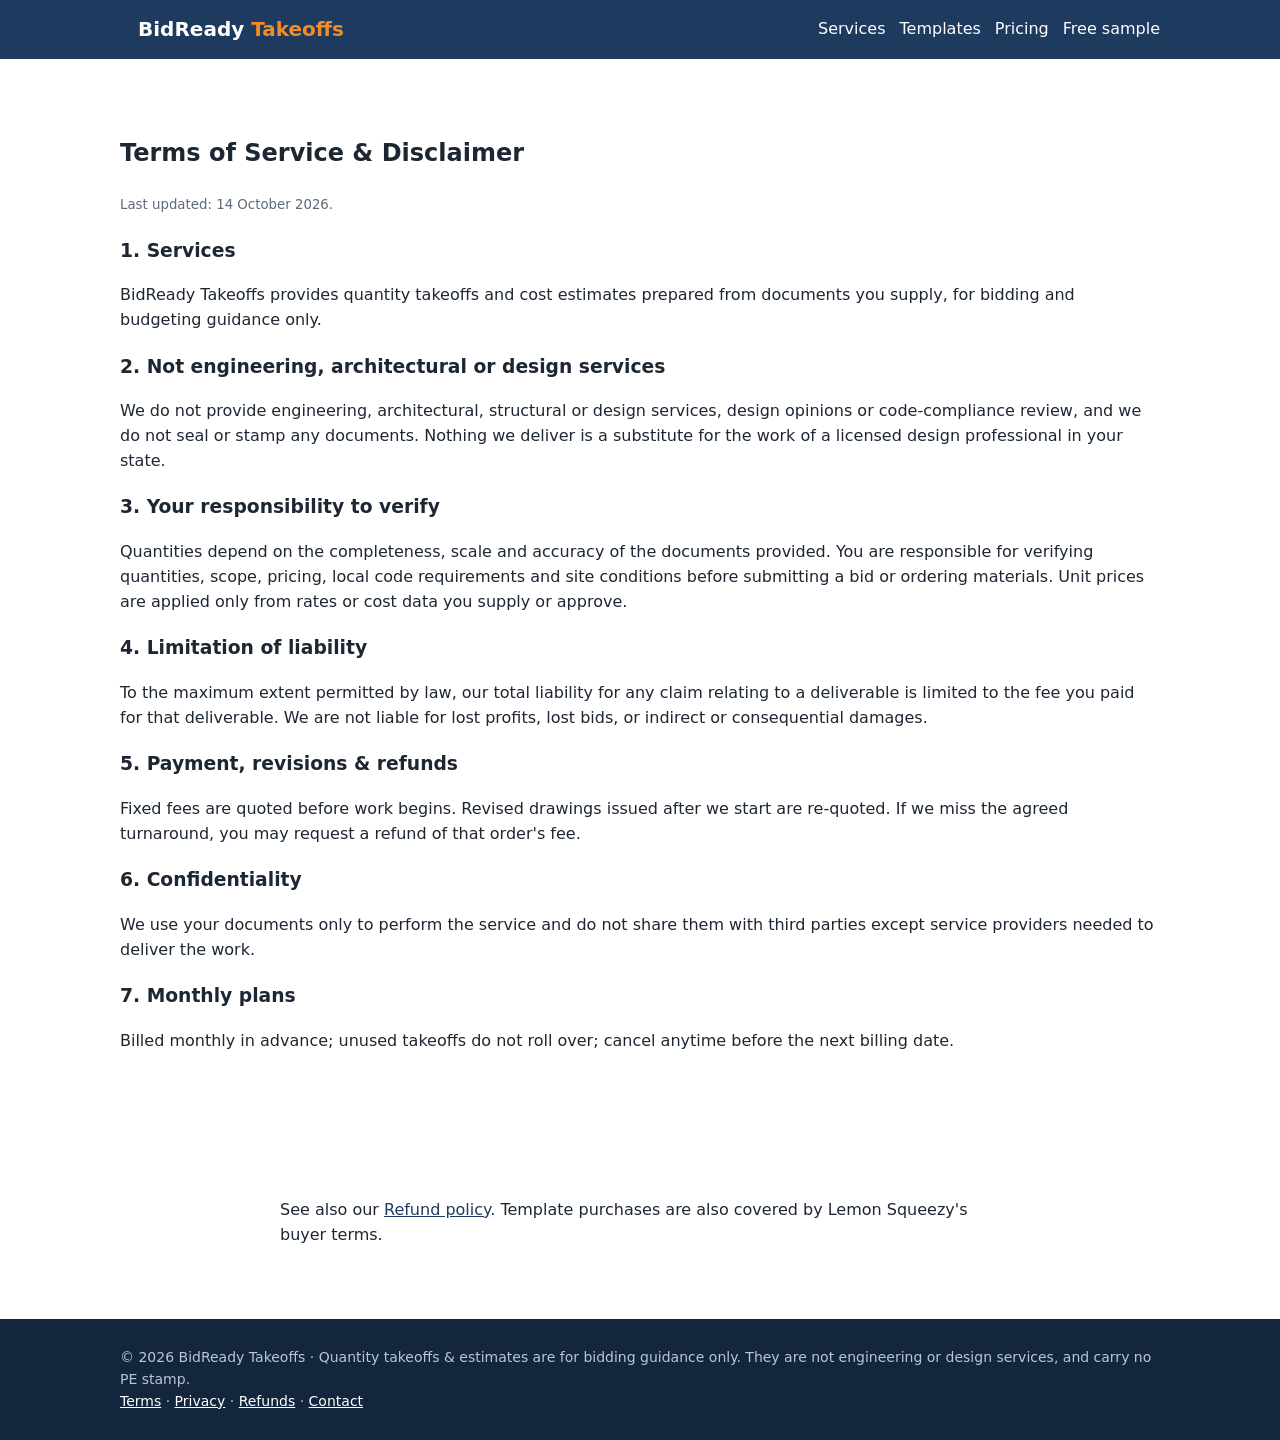
<file: terms.html>
<!doctype html><html lang="en"><head><meta charset="utf-8"><meta name="viewport" content="width=device-width,initial-scale=1">
<title>Terms &amp; disclaimer | BidReady Takeoffs</title><meta name="description" content="Legal"><link rel="canonical" href="https://bidreadytakeoffs.com/terms.html">
<meta property="og:title" content="Terms &amp; disclaimer | BidReady Takeoffs"><meta property="og:description" content="Legal"><meta property="og:url" content="https://bidreadytakeoffs.com/terms.html"><meta property="og:type" content="website">
<link rel="icon" href="/favicon.svg" type="image/svg+xml"><link rel="stylesheet" href="/style.css"></head><body>
<header><div class="wrap"><a class="logo" href="/">BidReady <span>Takeoffs</span></a><nav><a href="/services.html">Services</a><a href="/templates.html">Templates</a><a href="/pricing.html">Pricing</a><a href="/sample.html">Free sample</a></nav></div></header>
<section><div class="wrap"><h1>Terms of Service &amp; Disclaimer</h1><p><small>Last updated: 14 October 2026.</small></p>
<h3>1. Services</h3><p>BidReady Takeoffs provides quantity takeoffs and cost estimates prepared from documents you supply, for bidding and budgeting guidance only.</p>
<h3>2. Not engineering, architectural or design services</h3><p>We do not provide engineering, architectural, structural or design services, design opinions or code-compliance review, and we do not seal or stamp any documents. Nothing we deliver is a substitute for the work of a licensed design professional in your state.</p>
<h3>3. Your responsibility to verify</h3><p>Quantities depend on the completeness, scale and accuracy of the documents provided. You are responsible for verifying quantities, scope, pricing, local code requirements and site conditions before submitting a bid or ordering materials. Unit prices are applied only from rates or cost data you supply or approve.</p>
<h3>4. Limitation of liability</h3><p>To the maximum extent permitted by law, our total liability for any claim relating to a deliverable is limited to the fee you paid for that deliverable. We are not liable for lost profits, lost bids, or indirect or consequential damages.</p>
<h3>5. Payment, revisions &amp; refunds</h3><p>Fixed fees are quoted before work begins. Revised drawings issued after we start are re-quoted. If we miss the agreed turnaround, you may request a refund of that order's fee.</p>
<h3>6. Confidentiality</h3><p>We use your documents only to perform the service and do not share them with third parties except service providers needed to deliver the work.</p>
<h3>7. Monthly plans</h3><p>Billed monthly in advance; unused takeoffs do not roll over; cancel anytime before the next billing date.</p>
</div></section><section><div class="wrap legal"><p>See also our <a href="/refunds.html">Refund policy</a>. Template purchases are also covered by Lemon Squeezy's buyer terms.</p></div></section>
<footer><div class="wrap">© 2026 BidReady Takeoffs · Quantity takeoffs &amp; estimates are for bidding guidance only. They are not engineering or design services, and carry no PE stamp.<br>
<a href="/terms.html">Terms</a> · <a href="/privacy.html">Privacy</a> · <a href="/refunds.html">Refunds</a> · <a href="/sample.html">Contact</a></div></footer></body></html>
</file>
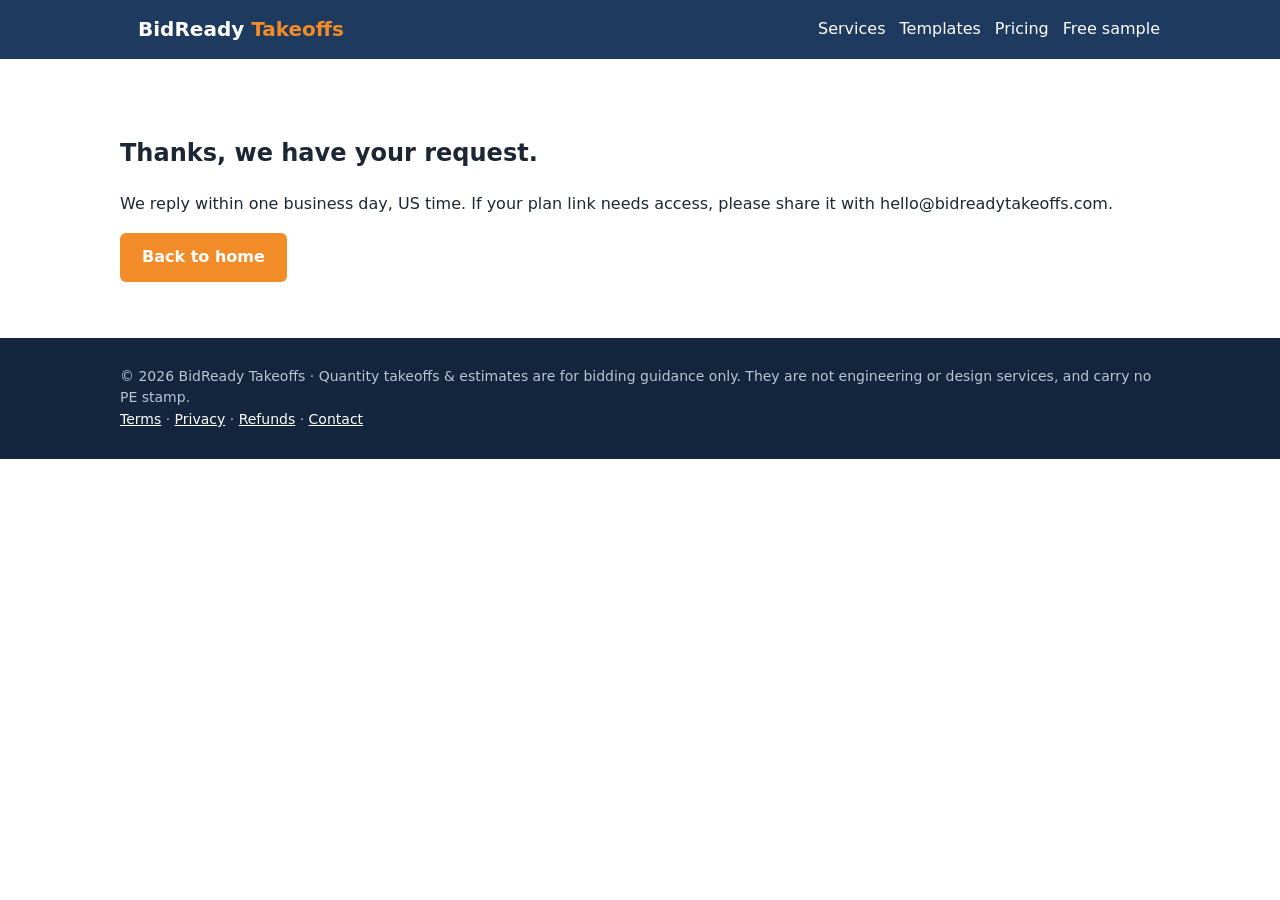
<file: thanks.html>
<!doctype html><html lang="en"><head><meta charset="utf-8"><meta name="viewport" content="width=device-width,initial-scale=1">
<title>Thank you | BidReady Takeoffs</title><meta name="description" content="Request received."><link rel="canonical" href="https://bidreadytakeoffs.com/thanks.html">
<meta property="og:title" content="Thank you | BidReady Takeoffs"><meta property="og:description" content="Request received."><meta property="og:url" content="https://bidreadytakeoffs.com/thanks.html"><meta property="og:type" content="website">
<link rel="icon" href="/favicon.svg" type="image/svg+xml"><link rel="stylesheet" href="/style.css"></head><body>
<header><div class="wrap"><a class="logo" href="/">BidReady <span>Takeoffs</span></a><nav><a href="/services.html">Services</a><a href="/templates.html">Templates</a><a href="/pricing.html">Pricing</a><a href="/sample.html">Free sample</a></nav></div></header>
<section><div class="wrap"><h2>Thanks, we have your request.</h2><p>We reply within one business day, US time. If your plan link needs access, please share it with hello@bidreadytakeoffs.com.</p><a class="btn" href="/">Back to home</a></div></section>
<footer><div class="wrap">© 2026 BidReady Takeoffs · Quantity takeoffs &amp; estimates are for bidding guidance only. They are not engineering or design services, and carry no PE stamp.<br>
<a href="/terms.html">Terms</a> · <a href="/privacy.html">Privacy</a> · <a href="/refunds.html">Refunds</a> · <a href="/sample.html">Contact</a></div></footer></body></html>
</file>
<file: style.css>
*{box-sizing:border-box}body{margin:0;font-family:system-ui,-apple-system,Segoe UI,Roboto,sans-serif;color:#1d2733;line-height:1.55}
a{color:#1F3A5F}.wrap{max-width:1080px;margin:auto;padding:0 20px}
header{background:#1F3A5F;color:#fff}header .wrap{display:flex;justify-content:space-between;align-items:center;padding:14px 20px}
header a{color:#fff;text-decoration:none;margin-left:18px}.logo{font-weight:800;font-size:20px}.logo span{color:#F28C28}
.hero{background:linear-gradient(135deg,#1F3A5F,#2c5282);color:#fff;padding:70px 0}.hero h1{font-size:42px;margin:0 0 12px}
.btn{display:inline-block;background:#F28C28;color:#fff;padding:12px 22px;border-radius:6px;text-decoration:none;font-weight:700;border:0;font-size:16px;cursor:pointer}
section{padding:56px 0}.grid{display:grid;grid-template-columns:repeat(auto-fit,minmax(230px,1fr));gap:18px}
.card{border:1px solid #dde3ea;border-radius:10px;padding:22px;background:#fff}.card .p{font-size:30px;font-weight:800;color:#1F3A5F}
.alt{background:#f4f7fa}form{display:grid;gap:12px;max-width:640px}input,select,textarea{padding:10px;border:1px solid #c5ced8;border-radius:6px;font:inherit}
footer{background:#13263d;color:#b9c6d6;padding:28px 0;font-size:14px}footer a{color:#fff}small{color:#5b6b7c}
.legal{max-width:760px}.legal h3{margin-top:28px}.card .btn{margin-top:8px}header nav a{margin-left:14px}@media(max-width:640px){header .wrap{flex-direction:column;gap:8px}header a{margin-left:8px}.hero h1{font-size:30px}}
</file>
